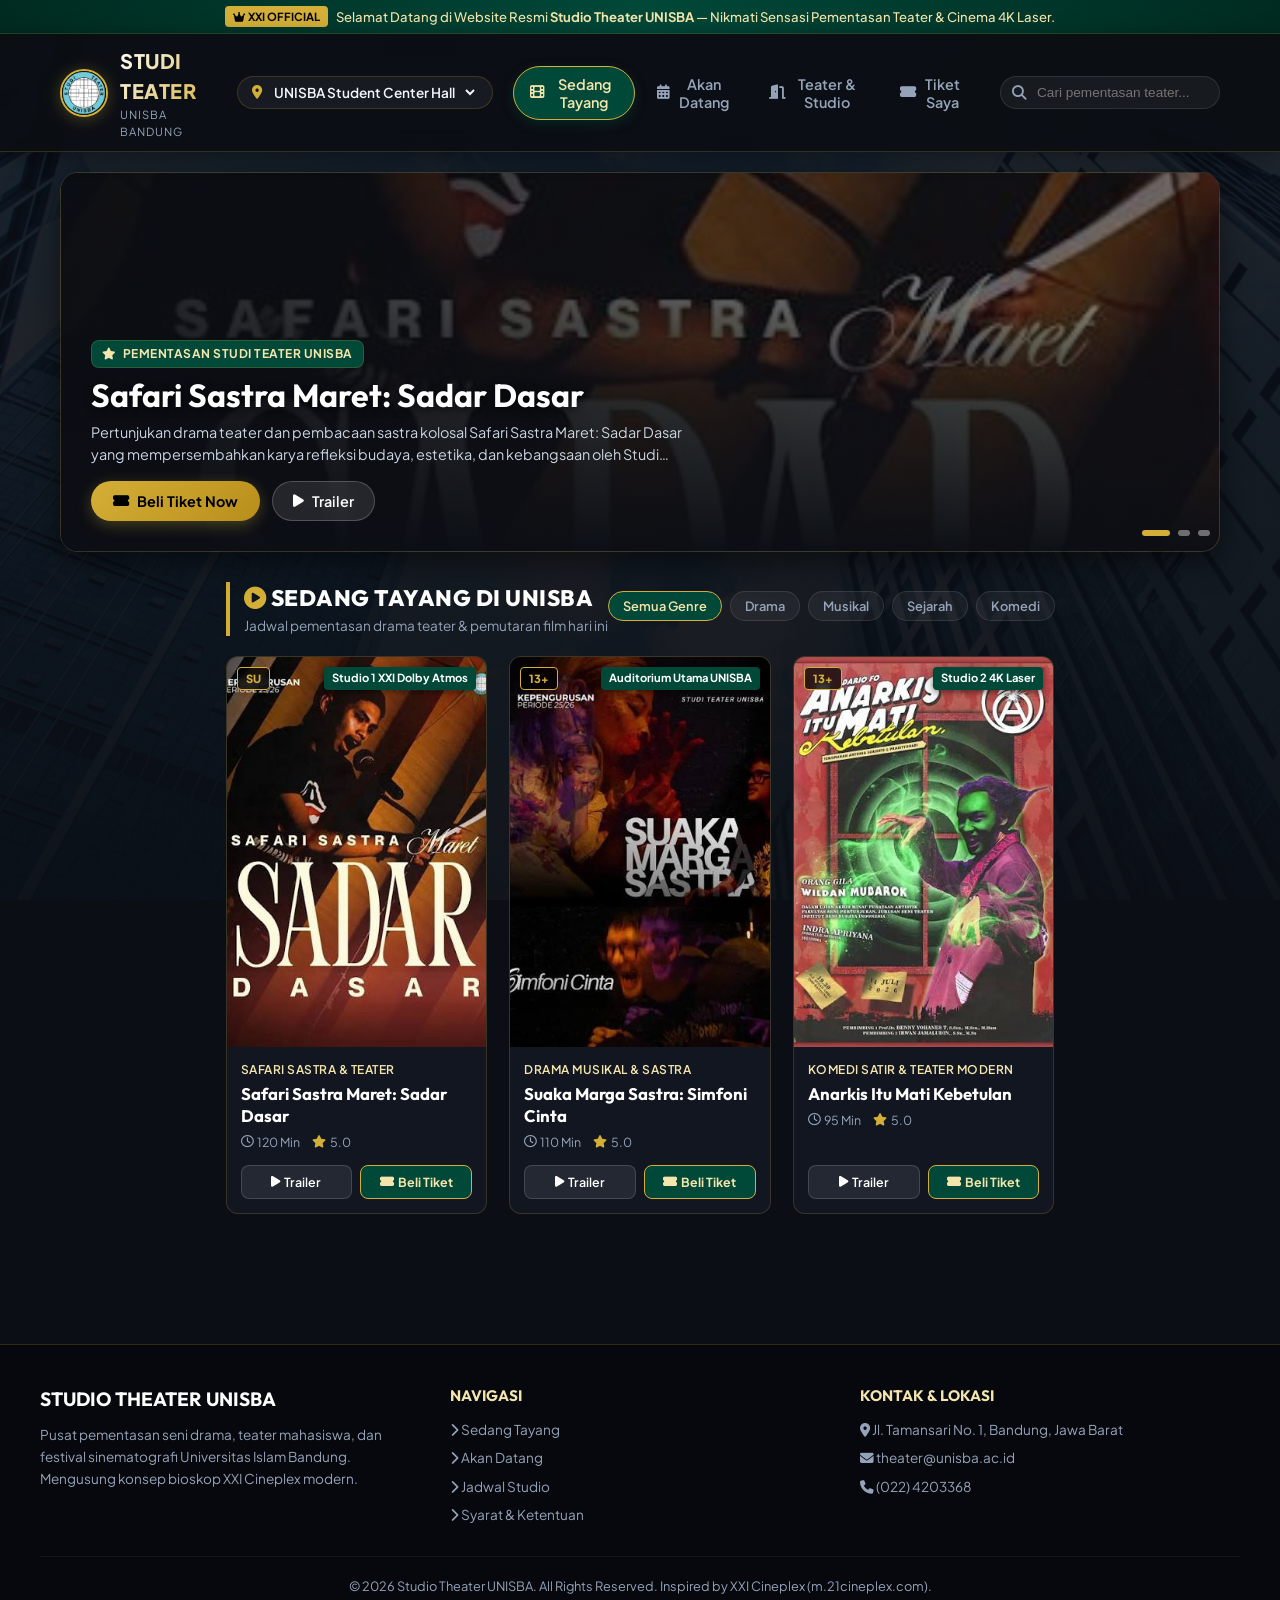
<file: index.html>
<!DOCTYPE html>
<html lang="id">
<head>
  <meta charset="UTF-8">
  <meta name="viewport" content="width=device-width, initial-scale=1.0">
  <title>Studio Theater UNISBA - Official Cinema & Theater XXI</title>
  <meta name="description" content="Website Resmi Studio Theater UNISBA (Universitas Islam Bandung). Jadwal tayang pementasan drama, teater mahasiswa, festival film, dan pemesanan tiket online XXI Cinema.">
  <meta name="keywords" content="Studio Theater UNISBA, Teater UNISBA, Cineplex UNISBA, Tiket Bioskop UNISBA, Cinema XXI UNISBA">
  
  <!-- FontAwesome Icons -->
  <link rel="stylesheet" href="https://cdnjs.cloudflare.com/ajax/libs/font-awesome/6.4.0/css/all.min.css">
  
  <!-- Stylesheets -->
  <link rel="stylesheet" href="assets/css/style.css">
</head>
<body>

  <!-- Top Announcement Bar -->
  <div class="top-announcement">
    <span class="badge-gold"><i class="fas fa-crown"></i> XXI OFFICIAL</span>
    <span>Selamat Datang di Website Resmi <strong>Studio Theater UNISBA</strong> — Nikmati Sensasi Pementasan Teater & Cinema 4K Laser.</span>
  </div>

  <!-- Main Sticky Header -->
  <header class="site-header">
    <div class="header-container">
      
      <!-- Brand Logo -->
      <a href="index.html" class="brand-logo-wrapper">
        <img src="assets/images/unisba-logo-official.jpg" alt="Studi Teater UNISBA Logo" class="brand-logo-img" style="border-radius:50%; border:2px solid var(--accent-gold);" onerror="this.onerror=null; this.src='assets/images/images.jpg';">
        <div class="brand-title">
          <span class="brand-title-main">STUDI TEATER</span>
          <span class="brand-title-sub">UNISBA BANDUNG</span>
        </div>
      </a>

      <!-- Location Selector -->
      <div class="location-selector">
        <i class="fas fa-map-marker-alt" style="color:var(--accent-gold);"></i>
        <select id="location-select">
          <option value="hall-main">UNISBA Student Center Hall</option>
          <option value="studio-1">Studio 1 XXI Dolby Atmos</option>
          <option value="studio-2">Studio 2 XXI 4K Laser</option>
          <option value="auditorium">Auditorium Utama Tamansari</option>
        </select>
      </div>

      <!-- Main Navigation Links -->
      <nav>
        <ul class="nav-links">
          <li><button class="nav-btn active" data-tab="now-showing"><i class="fas fa-film"></i> Sedang Tayang</button></li>
          <li><button class="nav-btn" data-tab="upcoming"><i class="fas fa-calendar-alt"></i> Akan Datang</button></li>
          <li><button class="nav-btn" data-tab="studios"><i class="fas fa-door-open"></i> Teater & Studio</button></li>
          <li><button class="nav-btn" data-tab="my-tickets"><i class="fas fa-ticket-alt"></i> Tiket Saya</button></li>
        </ul>
      </nav>

      <!-- Header Search Action -->
      <div class="header-actions">
        <div class="search-bar">
          <i class="fas fa-search"></i>
          <input type="text" id="search-input" placeholder="Cari pementasan teater...">
        </div>
      </div>

    </div>
  </header>

  <!-- Hero Section: Featured Showcase Carousel -->
  <section class="hero-section" id="sec-hero">
    <div class="carousel-container" id="hero-carousel">
      <!-- Slides dynamically rendered via JS -->
    </div>
    <div class="carousel-indicators" id="carousel-indicators"></div>
  </section>

  <!-- Main Content Container -->
  <main class="main-container">

    <!-- Section 1: Sedang Tayang (Now Showing) -->
    <section id="sec-now-showing">
      <div class="section-header">
        <div>
          <h2 class="section-title"><i class="fas fa-play-circle" style="color:var(--accent-gold);"></i> Sedang Tayang di UNISBA</h2>
          <p class="section-subtitle">Jadwal pementasan drama teater & pemutaran film hari ini</p>
        </div>

        <!-- Filter Tags -->
        <div class="filter-tags">
          <button class="tag-btn active" data-category="all">Semua Genre</button>
          <button class="tag-btn" data-category="drama">Drama</button>
          <button class="tag-btn" data-category="musikal">Musikal</button>
          <button class="tag-btn" data-category="sejarah">Sejarah</button>
          <button class="tag-btn" data-category="komedi">Komedi</button>
        </div>
      </div>

      <!-- Movie / Performance Grid -->
      <div class="shows-grid" id="shows-grid">
        <!-- Rendered dynamically by JavaScript -->
      </div>
    </section>

    <!-- Section 2: Akan Datang (Upcoming Shows) -->
    <section id="sec-upcoming" style="display: none;">
      <div class="section-header">
        <div>
          <h2 class="section-title"><i class="fas fa-clock" style="color:var(--accent-gold);"></i> Akan Datang (Upcoming)</h2>
          <p class="section-subtitle">Pementasan teater dan pemutaran film mendatang di Studio XXI UNISBA</p>
        </div>
      </div>

      <div class="shows-grid">
        <div class="show-card">
          <div class="card-poster">
            <div class="poster-placeholder">
              <i class="fas fa-masks-theater"></i>
              <span style="font-weight:700;">Festival Film Pendek 2026</span>
              <span style="font-size:0.75rem; color:var(--accent-gold); margin-top:6px;">Rilis September 2026</span>
            </div>
            <div class="poster-badges">
              <span class="badge-age">SU</span>
              <span class="badge-studio">Auditorium</span>
            </div>
          </div>
          <div class="card-body">
            <span class="card-genre">Festival & Kompetisi</span>
            <h3 class="card-title">Festival Film Pendek Mahasiswa UNISBA 2026</h3>
            <p style="font-size:0.8rem; color:var(--text-muted); margin-bottom:12px;">Ajang unjuk karya kreasi sinematografi mahasiswa Fakultas Ilmu Komunikasi UNISBA.</p>
            <button class="btn-primary-xxi" style="width:100%; justify-content:center; font-size:0.8rem;">
              <i class="fas fa-bell"></i> Ingatkan Saya
            </button>
          </div>
        </div>

        <div class="show-card">
          <div class="card-poster">
            <div class="poster-placeholder">
              <i class="fas fa-music"></i>
              <span style="font-weight:700;">Genta Musikal Nusantara</span>
              <span style="font-size:0.75rem; color:var(--accent-gold); margin-top:6px;">Rilis Oktober 2026</span>
            </div>
            <div class="poster-badges">
              <span class="badge-age">SU</span>
              <span class="badge-studio">Studio 1 XXI</span>
            </div>
          </div>
          <div class="card-body">
            <span class="card-genre">Musikal Nusantara</span>
            <h3 class="card-title">Genta Musikal Nusantara: Jejak Kebangsaan</h3>
            <p style="font-size:0.8rem; color:var(--text-muted); margin-bottom:12px;">Kolaborasi orkestra dan teater mahasiswa mengangkat kekayaan lagu daerah.</p>
            <button class="btn-primary-xxi" style="width:100%; justify-content:center; font-size:0.8rem;">
              <i class="fas fa-bell"></i> Ingatkan Saya
            </button>
          </div>
        </div>
      </div>
    </section>

    <!-- Section 3: Teater & Studio Info -->
    <section id="sec-studios" style="display: none;">
      <div class="section-header">
        <div>
          <h2 class="section-title"><i class="fas fa-building" style="color:var(--accent-gold);"></i> Teater & Studio XXI UNISBA</h2>
          <p class="section-subtitle">Fasilitas pementasan berstandar internasional di Kampus Tamansari UNISBA</p>
        </div>
      </div>

      <div class="studios-section">
        <h3 style="color:var(--accent-gold-light); margin-bottom:14px;">Daftar Studio Studio Theater UNISBA</h3>
        
        <div class="studios-grid">
          
          <div class="studio-item-card">
            <div class="studio-badge-title">
              <h4><i class="fas fa-film" style="color:var(--accent-gold);"></i> Studio 1 XXI</h4>
              <span class="badge-studio">Dolby Atmos</span>
            </div>
            <p style="font-size:0.85rem; color:var(--text-muted);">Studio bioskop utama dengan tata suara Dolby Atmos 7.1 Surround, layar perak 4K, dan kursi recline mewah berkapasitas 150 kursi.</p>
            <div class="studio-features">
              <span class="feat-tag">Dolby Atmos</span>
              <span class="feat-tag">Layar Silver 4K</span>
              <span class="feat-tag">VIP Recliner</span>
              <span class="feat-tag">AC Central</span>
            </div>
          </div>

          <div class="studio-item-card">
            <div class="studio-badge-title">
              <h4><i class="fas fa-theater-masks" style="color:var(--accent-gold);"></i> Studio 2 XXI</h4>
              <span class="badge-studio">4K Projection</span>
            </div>
            <p style="font-size:0.85rem; color:var(--text-muted);">Studio khusus pementasan teater intim dan pemutaran sinema indie dengan tata panggung akustik presisi berkapasitas 120 kursi.</p>
            <div class="studio-features">
              <span class="feat-tag">Panggung Akustik</span>
              <span class="feat-tag">Proyektor 4K</span>
              <span class="feat-tag">Kursi Ergonomis</span>
            </div>
          </div>

          <div class="studio-item-card">
            <div class="studio-badge-title">
              <h4><i class="fas fa-university" style="color:var(--accent-gold);"></i> Auditorium Utama UNISBA</h4>
              <span class="badge-studio">Grand Hall</span>
            </div>
            <p style="font-size:0.85rem; color:var(--text-muted);">Gedung auditorium utama untuk pergelaran teater kolosal, wisuda seni, dan festival film nasional berkapasitas 500 penonton.</p>
            <div class="studio-features">
              <span class="feat-tag">Kapasitas 500+</span>
              <span class="feat-tag">Lighting Rig Modern</span>
              <span class="feat-tag">Amphitheater Seating</span>
            </div>
          </div>

        </div>
      </div>
    </section>

    <!-- Section 4: Tiket Saya (My Tickets History) -->
    <section id="sec-my-tickets" style="display: none;">
      <div class="section-header">
        <div>
          <h2 class="section-title"><i class="fas fa-ticket-alt" style="color:var(--accent-gold);"></i> Tiket & QR Pass Saya</h2>
          <p class="section-subtitle">Daftar tiket pementasan yang telah Anda pesan di Studio Theater UNISBA</p>
        </div>
      </div>

      <div id="user-tickets-list">
        <!-- Rendered dynamically via JavaScript -->
      </div>
    </section>

  </main>

  <!-- ==========================================================================
       MODAL 1: Interactive XXI Seat Selection & Ticket Booking Workflow
       ========================================================================== -->
  <div class="modal-backdrop" id="booking-modal">
    <div class="modal-window">
      
      <div class="modal-header">
        <div class="modal-title-box">
          <h3 id="booking-show-title">Pesan Tiket Teater</h3>
          <p id="booking-show-subtitle">Studio XXI UNISBA</p>
        </div>
        <button class="btn-close-modal" id="btn-close-booking"><i class="fas fa-times"></i></button>
      </div>

      <div class="modal-body">
        
        <!-- Workflow Steps -->
        <div class="booking-steps">
          <div class="step-item active"><span class="step-num">1</span> Jam Tayang</div>
          <div class="step-item active"><span class="step-num">2</span> Pilih Kursi</div>
          <div class="step-item active"><span class="step-num">3</span> XXI Snack</div>
          <div class="step-item"><span class="step-num">4</span> E-Tiket Pass</div>
        </div>

        <!-- Schedule Time Slots -->
        <h4 style="font-size:0.9rem; color:var(--accent-gold-light); margin-bottom:8px;">1. Pilih Jam Tayang Hari Ini (19 Agu 2026)</h4>
        <div class="schedule-options" id="schedule-slots">
          <!-- Rendered dynamically -->
        </div>

        <!-- Cinema Curved Screen -->
        <div class="screen-container">
          <div class="screen-graphic"></div>
          <span class="screen-text"><i class="fas fa-desktop"></i> LAYAR THEATER / PANGGUNG PEMENTASAN</span>
        </div>

        <!-- Seat Matrix Grid -->
        <div class="seats-matrix" id="seats-matrix">
          <!-- Rendered dynamically -->
        </div>

        <!-- Seat Legend -->
        <div class="seat-legend">
          <div class="legend-item">
            <div class="legend-sample legend-available"></div>
            <span>Tersedia</span>
          </div>
          <div class="legend-item">
            <div class="legend-sample legend-selected"></div>
            <span>Dipilih</span>
          </div>
          <div class="legend-item">
            <div class="legend-sample legend-occupied"></div>
            <span>Terisi</span>
          </div>
        </div>

        <!-- Concessions / Snack Add-on -->
        <h4 style="font-size:0.9rem; color:var(--accent-gold-light); margin-top:20px; margin-bottom:8px;">
          <i class="fas fa-popcorn" style="color:var(--accent-gold);"></i> 2. Tambah XXI Snack & Drink (Opsional)
        </h4>
        <div class="concession-items" id="concession-list">
          <!-- Rendered dynamically -->
        </div>

        <!-- Booking Summary Footer -->
        <div class="booking-summary-bar" style="margin-top: 20px;">
          <div class="summary-info">
            <div class="seats-chosen">Kursi: <span id="summary-seats" style="color:var(--accent-gold);">-</span></div>
            <div class="price-total" id="summary-total-price">Rp 0</div>
          </div>
          <button class="btn-primary-xxi" id="btn-confirm-checkout" disabled>
            Konfirmasi & Bayar <i class="fas fa-arrow-right"></i>
          </button>
        </div>

      </div>

    </div>
  </div>

  <!-- ==========================================================================
       MODAL 2: E-Ticket Receipt & QR Code Modal
       ========================================================================== -->
  <div class="modal-backdrop" id="receipt-modal">
    <div class="modal-window" style="max-width: 480px;">
      
      <div class="modal-header">
        <div class="modal-title-box">
          <h3>E-Ticket XXI Studio UNISBA</h3>
          <p>Tunjukkan QR Code ini di pintu masuk teater</p>
        </div>
        <button class="btn-close-modal"><i class="fas fa-times"></i></button>
      </div>

      <div class="modal-body" style="background:#0f172a; padding: 24px;">
        
        <div class="ticket-receipt">
          <div class="ticket-header">
            <h4>STUDIO THEATER UNISBA</h4>
            <p>Universitas Islam Bandung • Tamansari</p>
            <div style="font-size:0.75rem; font-weight:800; color:var(--primary-xxi); margin-top:4px;" id="ticket-code-text">UNISBA-849302</div>
          </div>

          <div class="ticket-details">
            <div class="ticket-detail-item">
              <label>Pementasan</label>
              <span id="ticket-show-name">Layar Terkembang</span>
            </div>
            <div class="ticket-detail-item">
              <label>Studio</label>
              <span id="ticket-show-studio">Studio 1 Dolby Atmos</span>
            </div>
            <div class="ticket-detail-item">
              <label>Jadwal</label>
              <span id="ticket-show-time">Hari Ini • 18:45</span>
            </div>
            <div class="ticket-detail-item">
              <label>Nomor Kursi</label>
              <span id="ticket-show-seats">B4, B5</span>
            </div>
            <div class="ticket-detail-item" style="grid-column: 1 / -1;">
              <label>Total Pembayaran</label>
              <span id="ticket-show-price" style="color:var(--primary-xxi-dark); font-size:1.1rem;">Rp 70.000</span>
            </div>
          </div>

          <div class="qr-code-box">
            <canvas id="ticket-qr-canvas" width="140" height="140"></canvas>
            <p style="font-size:0.7rem; color:#64748b; margin-top:4px;">Scan QR Pass ini di Gate XXI Studio UNISBA</p>
          </div>
        </div>

        <button class="btn-primary-xxi" style="width:100%; margin-top:20px; justify-content:center;" onclick="window.print()">
          <i class="fas fa-print"></i> Cetak / Simpan E-Tiket
        </button>

      </div>

    </div>
  </div>

  <!-- ==========================================================================
       MODAL 3: Video Trailer Modal
       ========================================================================== -->
  <div class="modal-backdrop" id="trailer-modal">
    <div class="modal-window" style="max-width: 800px; background:#000;">
      <div class="modal-header" style="background:#111;">
        <div class="modal-title-box">
          <h3>Official Trailer</h3>
          <p>Studio Theater UNISBA XXI</p>
        </div>
        <button class="btn-close-modal" id="btn-close-trailer"><i class="fas fa-times"></i></button>
      </div>
      <div class="modal-body" style="padding:0; aspect-ratio:16/9;">
        <iframe id="trailer-iframe" width="100%" height="100%" src="" title="Trailer Video" frameborder="0" allow="accelerometer; autoplay; clipboard-write; encrypted-media; gyroscope; picture-in-picture" allowfullscreen></iframe>
      </div>
    </div>
  </div>

  <!-- Footer -->
  <footer class="site-footer">
    <div class="footer-container">
      
      <div class="footer-brand">
        <h3>STUDIO THEATER UNISBA</h3>
        <p>Pusat pementasan seni drama, teater mahasiswa, dan festival sinematografi Universitas Islam Bandung. Mengusung konsep bioskop XXI Cineplex modern.</p>
      </div>

      <div class="footer-links">
        <h4>Navigasi</h4>
        <ul>
          <li><a href="#"><i class="fas fa-chevron-right"></i> Sedang Tayang</a></li>
          <li><a href="#"><i class="fas fa-chevron-right"></i> Akan Datang</a></li>
          <li><a href="#"><i class="fas fa-chevron-right"></i> Jadwal Studio</a></li>
          <li><a href="#"><i class="fas fa-chevron-right"></i> Syarat & Ketentuan</a></li>
        </ul>
      </div>

      <div class="footer-links">
        <h4>Kontak & Lokasi</h4>
        <ul>
          <li><i class="fas fa-map-marker-alt"></i> Jl. Tamansari No. 1, Bandung, Jawa Barat</li>
          <li><i class="fas fa-envelope"></i> theater@unisba.ac.id</li>
          <li><i class="fas fa-phone"></i> (022) 4203368</li>
        </ul>
      </div>

    </div>

    <div class="footer-bottom">
      <p>&copy; 2026 Studio Theater UNISBA. All Rights Reserved. Inspired by XXI Cineplex (m.21cineplex.com).</p>
    </div>
  </footer>

  <!-- Mobile Bottom Navigation Bar -->
  <nav class="mobile-nav">
    <ul class="mobile-nav-items">
      <li class="mobile-nav-item active" data-tab="now-showing">
        <i class="fas fa-film"></i>
        <span>Tayang</span>
      </li>
      <li class="mobile-nav-item" data-tab="upcoming">
        <i class="fas fa-calendar-alt"></i>
        <span>Akan Datang</span>
      </li>
      <li class="mobile-nav-item" data-tab="studios">
        <i class="fas fa-door-open"></i>
        <span>Teater</span>
      </li>
      <li class="mobile-nav-item" data-tab="my-tickets">
        <i class="fas fa-ticket-alt"></i>
        <span>Tiket Saya</span>
      </li>
    </ul>
  </nav>

  <!-- Application Engine JS -->
  <script src="assets/js/app.js"></script>
</body>
</html>
</file>
<file: assets/css/style.css>
/* ==========================================================================
   Studio Theater UNISBA - 21 Cineplex Inspired Theme
   ========================================================================== */

@import url('https://fonts.googleapis.com/css2?family=Outfit:wght@300;400;500;600;700;800&family=Plus+Jakarta+Sans:wght@400;500;600;700&display=swap');

:root {
  --primary-xxi: #004838;
  --primary-xxi-dark: #002b21;
  --primary-xxi-light: #007057;
  --accent-gold: #d4af37;
  --accent-gold-light: #f3e5ab;
  --accent-gold-hover: #e5be38;
  --accent-red: #e50914;
  --bg-main: #0b0e14;
  --bg-card: rgba(19, 25, 36, 0.88);
  --bg-card-hover: rgba(27, 35, 51, 0.95);
  --bg-header: rgba(11, 14, 20, 0.95);
  --text-main: #f1f5f9;
  --text-muted: #94a3b8;
  --text-gold: #e2b93b;
  --border-color: rgba(212, 175, 55, 0.2);
  --shadow-gold: 0 4px 20px rgba(212, 175, 55, 0.15);
  --shadow-card: 0 10px 30px rgba(0, 0, 0, 0.5);
  --radius-sm: 8px;
  --radius-md: 12px;
  --radius-lg: 18px;
  --radius-full: 9999px;
  --transition: all 0.3s cubic-bezier(0.4, 0, 0.2, 1);
}

* {
  margin: 0;
  padding: 0;
  box-sizing: border-box;
}

body {
  font-family: 'Plus Jakarta Sans', sans-serif;
  background-color: var(--bg-main);
  background-image: linear-gradient(180deg, rgba(11, 14, 20, 0.86) 0%, rgba(11, 14, 20, 0.92) 50%, rgba(11, 14, 20, 0.97) 100%), url('../images/building-bg.jpg');
  background-attachment: fixed;
  background-size: cover;
  background-position: center;
  background-repeat: no-repeat;
  color: var(--text-main);
  line-height: 1.5;
  overflow-x: hidden;
  min-height: 100vh;
  display: flex;
  flex-direction: column;
}

h1, h2, h3, h4, h5, h6, .brand-font {
  font-family: 'Outfit', sans-serif;
  font-weight: 700;
}

a {
  color: inherit;
  text-decoration: none;
}

button {
  cursor: pointer;
  border: none;
  outline: none;
  font-family: inherit;
}

/* ==========================================================================
   Header & Navigation
   ========================================================================== */

.top-announcement {
  background: linear-gradient(90deg, var(--primary-xxi-dark), var(--primary-xxi), var(--primary-xxi-dark));
  color: var(--accent-gold-light);
  font-size: 0.82rem;
  padding: 6px 16px;
  text-align: center;
  font-weight: 500;
  border-bottom: 1px solid rgba(212, 175, 55, 0.2);
  display: flex;
  align-items: center;
  justify-content: center;
  gap: 8px;
}

.top-announcement .badge-gold {
  background: var(--accent-gold);
  color: #000;
  padding: 2px 8px;
  border-radius: 4px;
  font-weight: 700;
  font-size: 0.7rem;
}

.site-header {
  position: sticky;
  top: 0;
  z-index: 100;
  background: var(--bg-header);
  backdrop-filter: blur(12px);
  -webkit-backdrop-filter: blur(12px);
  border-bottom: 1px solid var(--border-color);
  box-shadow: 0 4px 20px rgba(0, 0, 0, 0.4);
}

.header-container {
  max-width: 1200px;
  margin: 0 auto;
  padding: 12px 20px;
  display: flex;
  align-items: center;
  justify-content: space-between;
  gap: 20px;
}

.brand-logo-wrapper {
  display: flex;
  align-items: center;
  gap: 12px;
}

.brand-logo-img {
  height: 48px;
  width: auto;
  object-fit: contain;
  filter: drop-shadow(0 2px 8px rgba(212, 175, 55, 0.3));
}

.brand-title {
  display: flex;
  flex-direction: column;
}

.brand-title-main {
  font-size: 1.25rem;
  font-weight: 800;
  letter-spacing: 0.5px;
  background: linear-gradient(135deg, #ffffff 0%, var(--accent-gold) 100%);
  -webkit-background-clip: text;
  -webkit-text-fill-color: transparent;
  text-transform: uppercase;
}

.brand-title-sub {
  font-size: 0.7rem;
  color: var(--text-muted);
  letter-spacing: 1px;
  text-transform: uppercase;
}

.location-selector {
  display: flex;
  align-items: center;
  gap: 8px;
  background: rgba(255, 255, 255, 0.05);
  border: 1px solid var(--border-color);
  padding: 6px 14px;
  border-radius: var(--radius-full);
  font-size: 0.85rem;
  color: var(--accent-gold-light);
  transition: var(--transition);
}

.location-selector:hover {
  background: rgba(212, 175, 55, 0.1);
  border-color: var(--accent-gold);
}

.location-selector select {
  background: transparent;
  border: none;
  color: var(--text-main);
  font-family: inherit;
  font-size: 0.85rem;
  font-weight: 600;
  outline: none;
  cursor: pointer;
}

.location-selector select option {
  background-color: var(--bg-card);
  color: var(--text-main);
}

.nav-links {
  display: flex;
  align-items: center;
  gap: 6px;
  list-style: none;
}

.nav-btn {
  padding: 8px 16px;
  border-radius: var(--radius-full);
  font-size: 0.9rem;
  font-weight: 600;
  color: var(--text-muted);
  transition: var(--transition);
  display: flex;
  align-items: center;
  gap: 6px;
  background: transparent;
}

.nav-btn:hover, .nav-btn.active {
  color: #ffffff;
  background: var(--primary-xxi);
  box-shadow: 0 4px 12px rgba(0, 72, 56, 0.4);
}

.nav-btn.active {
  border: 1px solid var(--accent-gold);
  color: var(--accent-gold-light);
}

/* Header Action Right */
.header-actions {
  display: flex;
  align-items: center;
  gap: 12px;
}

.search-bar {
  position: relative;
  width: 220px;
}

.search-bar input {
  width: 100%;
  padding: 8px 14px 8px 36px;
  background: rgba(255, 255, 255, 0.05);
  border: 1px solid rgba(255, 255, 255, 0.1);
  border-radius: var(--radius-full);
  color: #fff;
  font-size: 0.85rem;
  transition: var(--transition);
}

.search-bar input:focus {
  outline: none;
  border-color: var(--accent-gold);
  background: rgba(255, 255, 255, 0.08);
  box-shadow: 0 0 10px rgba(212, 175, 55, 0.2);
}

.search-bar i {
  position: absolute;
  left: 12px;
  top: 50%;
  transform: translateY(-50%);
  color: var(--text-muted);
  font-size: 0.9rem;
}

/* Mobile Navigation Bar */
.mobile-nav {
  display: none;
  position: fixed;
  bottom: 0;
  left: 0;
  right: 0;
  background: var(--bg-header);
  backdrop-filter: blur(16px);
  border-top: 1px solid var(--border-color);
  z-index: 1000;
  padding: 8px 12px;
}

.mobile-nav-items {
  display: flex;
  justify-content: space-around;
  align-items: center;
  list-style: none;
}

.mobile-nav-item {
  display: flex;
  flex-direction: column;
  align-items: center;
  gap: 4px;
  font-size: 0.7rem;
  color: var(--text-muted);
  transition: var(--transition);
}

.mobile-nav-item i {
  font-size: 1.2rem;
}

.mobile-nav-item.active {
  color: var(--accent-gold);
}

/* ==========================================================================
   Hero Showcase Carousel
   ========================================================================== */

.hero-section {
  position: relative;
  width: 100%;
  max-width: 1200px;
  margin: 20px auto 0 auto;
  padding: 0 20px;
}

.carousel-container {
  position: relative;
  width: 100%;
  height: 380px;
  border-radius: var(--radius-lg);
  overflow: hidden;
  box-shadow: var(--shadow-card);
  border: 1px solid var(--border-color);
}

.carousel-slide {
  position: absolute;
  inset: 0;
  opacity: 0;
  transition: opacity 0.6s ease-in-out;
  display: flex;
  align-items: flex-end;
  background-size: cover;
  background-position: center;
}

.carousel-slide.active {
  opacity: 1;
}

.carousel-overlay {
  width: 100%;
  padding: 40px 30px 30px 30px;
  background: linear-gradient(0deg, rgba(11, 14, 20, 0.98) 0%, rgba(11, 14, 20, 0.6) 60%, rgba(11, 14, 20, 0) 100%);
  display: flex;
  justify-content: space-between;
  align-items: flex-end;
  gap: 20px;
}

.carousel-content {
  max-width: 600px;
}

.carousel-tag {
  display: inline-flex;
  align-items: center;
  gap: 6px;
  background: var(--primary-xxi);
  color: var(--accent-gold-light);
  font-size: 0.75rem;
  font-weight: 700;
  padding: 4px 10px;
  border-radius: var(--radius-sm);
  text-transform: uppercase;
  letter-spacing: 0.5px;
  margin-bottom: 8px;
  border: 1px solid var(--border-color);
}

.carousel-title {
  font-size: 2rem;
  line-height: 1.2;
  margin-bottom: 8px;
  color: #ffffff;
  text-shadow: 0 2px 10px rgba(0, 0, 0, 0.8);
}

.carousel-desc {
  font-size: 0.9rem;
  color: #cbd5e1;
  margin-bottom: 16px;
  display: -webkit-box;
  -webkit-line-clamp: 2;
  -webkit-box-orient: vertical;
  overflow: hidden;
}

.carousel-actions {
  display: flex;
  gap: 12px;
}

.btn-primary-xxi {
  background: linear-gradient(135deg, var(--accent-gold) 0%, #b88e1a 100%);
  color: #000000;
  font-weight: 700;
  padding: 10px 22px;
  border-radius: var(--radius-full);
  display: inline-flex;
  align-items: center;
  gap: 8px;
  font-size: 0.9rem;
  transition: var(--transition);
  box-shadow: 0 4px 15px rgba(212, 175, 55, 0.3);
}

.btn-primary-xxi:hover {
  transform: translateY(-2px);
  box-shadow: 0 6px 20px rgba(212, 175, 55, 0.5);
  background: linear-gradient(135deg, #f0c946 0%, var(--accent-gold) 100%);
}

.btn-secondary-xxi {
  background: rgba(255, 255, 255, 0.1);
  color: #ffffff;
  font-weight: 600;
  padding: 10px 20px;
  border-radius: var(--radius-full);
  display: inline-flex;
  align-items: center;
  gap: 8px;
  font-size: 0.9rem;
  backdrop-filter: blur(8px);
  border: 1px solid rgba(255, 255, 255, 0.2);
  transition: var(--transition);
}

.btn-secondary-xxi:hover {
  background: rgba(255, 255, 255, 0.2);
  border-color: #ffffff;
}

.carousel-indicators {
  position: absolute;
  bottom: 16px;
  right: 30px;
  display: flex;
  gap: 8px;
}

.indicator {
  width: 12px;
  height: 6px;
  border-radius: 3px;
  background: rgba(255, 255, 255, 0.4);
  cursor: pointer;
  transition: var(--transition);
}

.indicator.active {
  width: 28px;
  background: var(--accent-gold);
}

/* ==========================================================================
   Main Content Layout & Section Cards
   ========================================================================== */

.main-container {
  max-width: 1200px;
  margin: 30px auto;
  padding: 0 20px;
  flex: 1;
}

.section-header {
  display: flex;
  justify-content: space-between;
  align-items: center;
  margin-bottom: 20px;
  border-left: 4px solid var(--accent-gold);
  padding-left: 14px;
}

.section-title {
  font-size: 1.4rem;
  font-weight: 800;
  letter-spacing: 0.5px;
  text-transform: uppercase;
  color: #ffffff;
}

.section-subtitle {
  font-size: 0.85rem;
  color: var(--text-muted);
}

.filter-tags {
  display: flex;
  gap: 8px;
  overflow-x: auto;
  padding-bottom: 6px;
}

.tag-btn {
  background: rgba(255, 255, 255, 0.05);
  border: 1px solid rgba(255, 255, 255, 0.1);
  color: var(--text-muted);
  padding: 6px 14px;
  border-radius: var(--radius-full);
  font-size: 0.8rem;
  font-weight: 600;
  transition: var(--transition);
  white-space: nowrap;
}

.tag-btn:hover, .tag-btn.active {
  background: var(--primary-xxi);
  color: var(--accent-gold-light);
  border-color: var(--accent-gold);
}

/* Movie / Performance Cards Grid */
.shows-grid {
  display: grid;
  grid-template-columns: repeat(auto-fill, minmax(230px, 1fr));
  gap: 22px;
  margin-bottom: 40px;
}

.show-card {
  background: var(--bg-card);
  border-radius: var(--radius-md);
  overflow: hidden;
  border: 1px solid var(--border-color);
  transition: var(--transition);
  display: flex;
  flex-direction: column;
  position: relative;
}

.show-card:hover {
  transform: translateY(-6px);
  box-shadow: 0 12px 30px rgba(0, 0, 0, 0.7), 0 0 15px rgba(212, 175, 55, 0.2);
  border-color: var(--accent-gold);
}

.card-poster {
  position: relative;
  width: 100%;
  aspect-ratio: 2 / 3;
  overflow: hidden;
  background: #1a2230;
}

.card-poster img {
  width: 100%;
  height: 100%;
  object-fit: cover;
  transition: transform 0.5s ease;
}

.show-card:hover .card-poster img {
  transform: scale(1.05);
}

/* Fallback Poster Graphic when image loading */
.poster-placeholder {
  width: 100%;
  height: 100%;
  display: flex;
  flex-direction: column;
  align-items: center;
  justify-content: center;
  padding: 20px;
  text-align: center;
  background: linear-gradient(135deg, var(--primary-xxi-dark) 0%, #151d2a 100%);
  color: var(--accent-gold);
}

.poster-placeholder i {
  font-size: 3rem;
  margin-bottom: 10px;
  opacity: 0.8;
}

.poster-badges {
  position: absolute;
  top: 10px;
  left: 10px;
  right: 10px;
  display: flex;
  justify-content: space-between;
  pointer-events: none;
}

.badge-age {
  background: rgba(0, 0, 0, 0.75);
  backdrop-filter: blur(4px);
  color: var(--accent-gold);
  border: 1px solid var(--accent-gold);
  padding: 2px 8px;
  border-radius: 4px;
  font-size: 0.7rem;
  font-weight: 800;
}

.badge-studio {
  background: var(--primary-xxi);
  color: #fff;
  padding: 2px 8px;
  border-radius: 4px;
  font-size: 0.7rem;
  font-weight: 700;
  box-shadow: 0 2px 6px rgba(0,0,0,0.5);
}

.card-body {
  padding: 14px;
  display: flex;
  flex-direction: column;
  flex: 1;
}

.card-genre {
  font-size: 0.75rem;
  color: var(--accent-gold-light);
  font-weight: 600;
  text-transform: uppercase;
  letter-spacing: 0.5px;
  margin-bottom: 4px;
}

.card-title {
  font-size: 1.05rem;
  font-weight: 700;
  color: #ffffff;
  margin-bottom: 6px;
  line-height: 1.3;
  display: -webkit-box;
  -webkit-line-clamp: 2;
  -webkit-box-orient: vertical;
  overflow: hidden;
}

.card-meta {
  display: flex;
  align-items: center;
  gap: 12px;
  font-size: 0.78rem;
  color: var(--text-muted);
  margin-bottom: 14px;
}

.card-meta span {
  display: flex;
  align-items: center;
  gap: 4px;
}

.card-actions {
  margin-top: auto;
  display: grid;
  grid-template-columns: 1fr 1fr;
  gap: 8px;
}

.btn-card-trailer {
  background: rgba(255, 255, 255, 0.08);
  border: 1px solid rgba(255, 255, 255, 0.15);
  color: #fff;
  font-size: 0.78rem;
  font-weight: 600;
  padding: 8px 0;
  border-radius: var(--radius-sm);
  display: flex;
  align-items: center;
  justify-content: center;
  gap: 4px;
  transition: var(--transition);
}

.btn-card-trailer:hover {
  background: rgba(229, 9, 20, 0.2);
  border-color: var(--accent-red);
  color: #ff6b6b;
}

.btn-card-buy {
  background: var(--primary-xxi);
  border: 1px solid var(--accent-gold);
  color: var(--accent-gold-light);
  font-size: 0.78rem;
  font-weight: 700;
  padding: 8px 0;
  border-radius: var(--radius-sm);
  display: flex;
  align-items: center;
  justify-content: center;
  gap: 4px;
  transition: var(--transition);
}

.btn-card-buy:hover {
  background: var(--accent-gold);
  color: #000;
  box-shadow: 0 4px 12px rgba(212, 175, 55, 0.3);
}

/* ==========================================================================
   Studios & Facilities Section
   ========================================================================== */

.studios-section {
  background: var(--bg-card);
  border-radius: var(--radius-lg);
  padding: 24px;
  border: 1px solid var(--border-color);
  margin-bottom: 40px;
}

.studios-grid {
  display: grid;
  grid-template-columns: repeat(auto-fit, minmax(300px, 1fr));
  gap: 20px;
  margin-top: 16px;
}

.studio-item-card {
  background: rgba(255, 255, 255, 0.03);
  border-radius: var(--radius-md);
  padding: 18px;
  border: 1px solid rgba(255, 255, 255, 0.08);
  transition: var(--transition);
}

.studio-item-card:hover {
  border-color: var(--accent-gold);
  background: rgba(212, 175, 55, 0.04);
}

.studio-badge-title {
  display: flex;
  justify-content: space-between;
  align-items: center;
  margin-bottom: 10px;
}

.studio-badge-title h4 {
  font-size: 1.1rem;
  color: #ffffff;
}

.studio-features {
  display: flex;
  flex-wrap: wrap;
  gap: 6px;
  margin: 12px 0;
}

.feat-tag {
  background: rgba(0, 72, 56, 0.4);
  color: var(--accent-gold-light);
  border: 1px solid rgba(212, 175, 55, 0.3);
  font-size: 0.72rem;
  padding: 3px 8px;
  border-radius: 4px;
}

/* ==========================================================================
   Modal XXI Seat Booking Workflow
   ========================================================================== */

.modal-backdrop {
  position: fixed;
  inset: 0;
  background: rgba(0, 0, 0, 0.85);
  backdrop-filter: blur(8px);
  z-index: 2000;
  display: flex;
  align-items: center;
  justify-content: center;
  padding: 20px;
  opacity: 0;
  visibility: hidden;
  transition: var(--transition);
}

.modal-backdrop.active {
  opacity: 1;
  visibility: visible;
}

.modal-window {
  background: var(--bg-card);
  border: 1px solid var(--accent-gold);
  border-radius: var(--radius-lg);
  width: 100%;
  max-width: 720px;
  max-height: 90vh;
  overflow-y: auto;
  box-shadow: 0 20px 50px rgba(0, 0, 0, 0.9), 0 0 30px rgba(212, 175, 55, 0.2);
  display: flex;
  flex-direction: column;
  animation: modalSlide 0.3s ease-out;
}

@keyframes modalSlide {
  from { transform: translateY(30px) scale(0.95); }
  to { transform: translateY(0) scale(1); }
}

.modal-header {
  padding: 16px 20px;
  background: var(--primary-xxi-dark);
  border-bottom: 1px solid var(--border-color);
  display: flex;
  justify-content: space-between;
  align-items: center;
  position: sticky;
  top: 0;
  z-index: 10;
}

.modal-title-box h3 {
  font-size: 1.2rem;
  color: #fff;
}

.modal-title-box p {
  font-size: 0.8rem;
  color: var(--accent-gold-light);
}

.btn-close-modal {
  background: rgba(255, 255, 255, 0.1);
  color: #fff;
  width: 32px;
  height: 32px;
  border-radius: 50%;
  display: flex;
  align-items: center;
  justify-content: center;
  transition: var(--transition);
}

.btn-close-modal:hover {
  background: var(--accent-red);
}

.modal-body {
  padding: 20px;
}

/* Booking Steps Bar */
.booking-steps {
  display: flex;
  justify-content: space-between;
  margin-bottom: 20px;
  background: rgba(0, 0, 0, 0.3);
  padding: 10px 16px;
  border-radius: var(--radius-full);
}

.step-item {
  font-size: 0.8rem;
  color: var(--text-muted);
  font-weight: 600;
  display: flex;
  align-items: center;
  gap: 6px;
}

.step-item.active {
  color: var(--accent-gold);
}

.step-num {
  width: 22px;
  height: 22px;
  border-radius: 50%;
  background: rgba(255, 255, 255, 0.1);
  display: flex;
  align-items: center;
  justify-content: center;
  font-size: 0.75rem;
}

.step-item.active .step-num {
  background: var(--accent-gold);
  color: #000;
  font-weight: 800;
}

/* Schedule Selector */
.schedule-options {
  display: flex;
  gap: 10px;
  margin-bottom: 20px;
  overflow-x: auto;
  padding-bottom: 6px;
}

.time-slot-btn {
  background: rgba(255, 255, 255, 0.05);
  border: 1px solid rgba(255, 255, 255, 0.15);
  color: #fff;
  padding: 10px 16px;
  border-radius: var(--radius-sm);
  text-align: center;
  cursor: pointer;
  transition: var(--transition);
  min-width: 90px;
}

.time-slot-btn .time {
  font-size: 1rem;
  font-weight: 700;
}

.time-slot-btn .studio {
  font-size: 0.7rem;
  color: var(--text-muted);
}

.time-slot-btn:hover, .time-slot-btn.active {
  background: var(--primary-xxi);
  border-color: var(--accent-gold);
  color: var(--accent-gold-light);
}

.time-slot-btn.active .studio {
  color: #ffffff;
}

/* Cinema Screen Curved Element */
.screen-container {
  margin: 24px 0 30px 0;
  text-align: center;
}

.screen-graphic {
  height: 18px;
  width: 80%;
  margin: 0 auto 8px auto;
  background: linear-gradient(180deg, var(--accent-gold) 0%, rgba(212, 175, 55, 0.1) 100%);
  border-top-left-radius: 50% 100%;
  border-top-right-radius: 50% 100%;
  box-shadow: 0 -4px 15px rgba(212, 175, 55, 0.4);
}

.screen-text {
  font-size: 0.72rem;
  color: var(--text-muted);
  letter-spacing: 2px;
  text-transform: uppercase;
}

/* Seat Grid Container */
.seats-matrix {
  display: flex;
  flex-direction: column;
  gap: 8px;
  align-items: center;
  margin-bottom: 24px;
}

.seat-row {
  display: flex;
  gap: 8px;
  align-items: center;
}

.row-label {
  width: 20px;
  font-size: 0.8rem;
  font-weight: 700;
  color: var(--accent-gold);
  text-align: center;
}

.seat {
  width: 32px;
  height: 30px;
  border-radius: 6px 6px 3px 3px;
  background: rgba(255, 255, 255, 0.08);
  border: 1px solid rgba(255, 255, 255, 0.2);
  display: flex;
  align-items: center;
  justify-content: center;
  font-size: 0.7rem;
  font-weight: 600;
  color: var(--text-muted);
  cursor: pointer;
  transition: var(--transition);
}

.seat:hover:not(.occupied) {
  background: rgba(0, 72, 56, 0.6);
  border-color: var(--accent-gold);
  color: #fff;
}

.seat.selected {
  background: var(--accent-gold);
  border-color: #ffffff;
  color: #000000;
  font-weight: 800;
  box-shadow: 0 0 10px rgba(212, 175, 55, 0.6);
}

.seat.occupied {
  background: rgba(255, 255, 255, 0.05);
  border-color: transparent;
  color: rgba(255, 255, 255, 0.15);
  cursor: not-allowed;
}

/* Seat Legend */
.seat-legend {
  display: flex;
  justify-content: center;
  gap: 20px;
  font-size: 0.8rem;
  color: var(--text-muted);
  margin-bottom: 20px;
}

.legend-item {
  display: flex;
  align-items: center;
  gap: 6px;
}

.legend-sample {
  width: 16px;
  height: 16px;
  border-radius: 4px;
}

.legend-available { background: rgba(255, 255, 255, 0.15); border: 1px solid rgba(255, 255, 255, 0.3); }
.legend-selected { background: var(--accent-gold); }
.legend-occupied { background: rgba(255, 255, 255, 0.05); }

/* Booking Summary Footer */
.booking-summary-bar {
  background: var(--bg-main);
  padding: 16px;
  border-radius: var(--radius-md);
  border: 1px solid var(--border-color);
  display: flex;
  justify-content: space-between;
  align-items: center;
}

.summary-info .seats-chosen {
  font-size: 0.95rem;
  font-weight: 700;
  color: #fff;
}

.summary-info .price-total {
  font-size: 1.1rem;
  font-weight: 800;
  color: var(--accent-gold);
}

/* XXI Concessions Snacks Items */
.concession-items {
  display: grid;
  grid-template-columns: repeat(auto-fit, minmax(180px, 1fr));
  gap: 12px;
  margin-top: 14px;
}

.snack-card {
  background: rgba(255, 255, 255, 0.03);
  border: 1px solid rgba(255, 255, 255, 0.1);
  border-radius: var(--radius-md);
  padding: 12px;
  display: flex;
  flex-direction: column;
  gap: 6px;

}

.snack-card.selected {
  border-color: var(--accent-gold);
  background: rgba(212, 175, 55, 0.08);
}

.snack-title {
  font-size: 0.85rem;
  font-weight: 700;
}

.snack-price {
  font-size: 0.8rem;
  color: var(--accent-gold);
  font-weight: 600;
}

/* E-Ticket Display Modal */
.ticket-receipt {
  background: #ffffff;
  color: #111111;
  border-radius: var(--radius-md);
  padding: 24px;
  position: relative;
  box-shadow: 0 10px 30px rgba(0, 0, 0, 0.5);
  margin: 0 auto;
  max-width: 420px;
  overflow: hidden;
}

.ticket-header {
  text-align: center;
  border-bottom: 2px dashed #cbd5e1;
  padding-bottom: 14px;
  margin-bottom: 14px;
}

.ticket-header h4 {
  font-size: 1.3rem;
  color: var(--primary-xxi-dark);
}

.ticket-header p {
  font-size: 0.78rem;
  color: #64748b;
}

.ticket-details {
  display: grid;
  grid-template-columns: 1fr 1fr;
  gap: 12px;
  font-size: 0.85rem;
  margin-bottom: 16px;
}

.ticket-detail-item label {
  font-size: 0.7rem;
  color: #64748b;
  text-transform: uppercase;
  display: block;
}

.ticket-detail-item span {
  font-weight: 700;
  color: #0f172a;
}

.qr-code-box {
  background: #f8fafc;
  border: 1px solid #e2e8f0;
  border-radius: var(--radius-sm);
  padding: 16px;
  text-align: center;
  margin-top: 10px;
}

.qr-code-box canvas, .qr-code-box img {
  max-width: 140px;
  height: auto;
  margin: 0 auto 6px auto;
}

/* ==========================================================================
   Footer
   ========================================================================== */

.site-footer {
  background: #06080d;
  border-top: 1px solid var(--border-color);
  padding: 40px 20px 20px 20px;
  margin-top: 60px;
  color: var(--text-muted);
}

.footer-container {
  max-width: 1200px;
  margin: 0 auto;
  display: grid;
  grid-template-columns: repeat(auto-fit, minmax(220px, 1fr));
  gap: 30px;
  margin-bottom: 30px;
}

.footer-brand h3 {
  color: #ffffff;
  font-size: 1.2rem;
  margin-bottom: 10px;
}

.footer-brand p {
  font-size: 0.85rem;
  line-height: 1.6;
}

.footer-links h4 {
  color: var(--accent-gold-light);
  font-size: 0.95rem;
  margin-bottom: 12px;
  text-transform: uppercase;
}

.footer-links ul {
  list-style: none;
  display: flex;
  flex-direction: column;
  gap: 8px;
  font-size: 0.85rem;
}

.footer-links a:hover {
  color: var(--accent-gold);
}

.footer-bottom {
  max-width: 1200px;
  margin: 0 auto;
  padding-top: 20px;
  border-top: 1px solid rgba(255, 255, 255, 0.05);
  text-align: center;
  font-size: 0.8rem;
}

/* ==========================================================================
   Media Queries & Mobile Optimization
   ========================================================================== */

@media (max-width: 768px) {
  .nav-links, .search-bar, .location-selector {
    display: none;
  }
  
  .mobile-nav {
    display: block;
  }

  .carousel-container {
    height: 280px;
  }

  .carousel-title {
    font-size: 1.4rem;
  }

  .shows-grid {
    grid-template-columns: repeat(2, 1fr);
    gap: 12px;
  }

  .card-actions {
    grid-template-columns: 1fr;
  }

  .modal-window {
    max-height: 95vh;
  }

  .seat {
    width: 26px;
    height: 26px;
    font-size: 0.65rem;
  }
}
</file>
